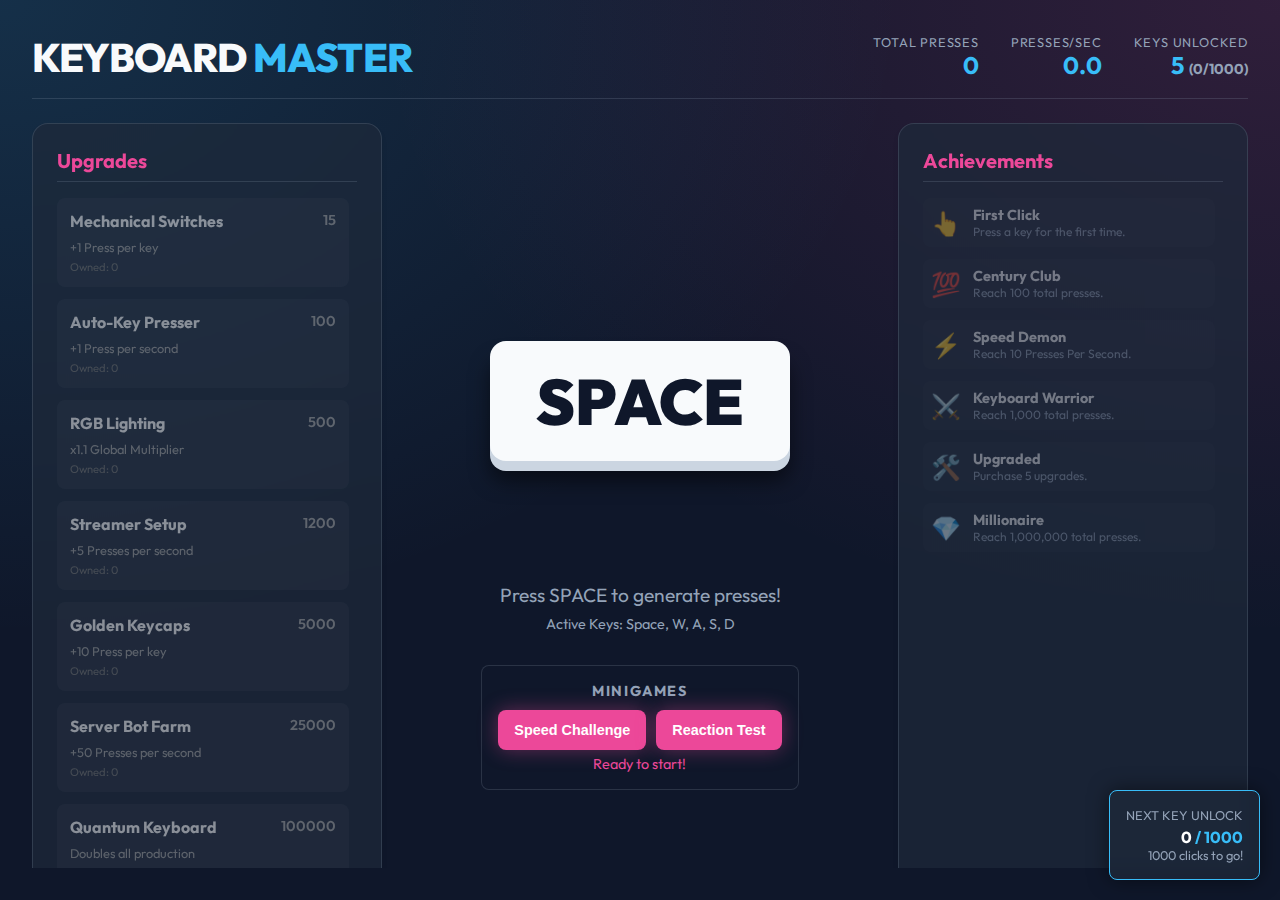
<file: Game/Keyboard_Master/index.html>
<!DOCTYPE html>
<html lang="en">

<head>
    <meta charset="UTF-8" />
    <meta name="viewport" content="width=device-width, initial-scale=1.0" />
    <meta name="description" content="Keyboard Master - A browser-based keyboard clicking game.">
    <title>Keyboard Master</title>
    <link rel="stylesheet" href="style.css" />
    <link rel="preconnect" href="https://fonts.googleapis.com">
    <link rel="preconnect" href="https://fonts.gstatic.com" crossorigin>
    <link href="https://fonts.googleapis.com/css2?family=Outfit:wght@300;400;600;800&display=swap" rel="stylesheet">
</head>

<body>
    <div id="game-container">
        <header>
            <h1>KEYBOARD <span class="highlight">MASTER</span></h1>
            <div id="status-bar">
                <div class="stat-box">
                    <span class="label">Total Presses</span>
                    <span id="total-presses" class="value">0</span>
                </div>
                <div class="stat-box">
                    <span class="label">Presses/Sec</span>
                    <span id="pps" class="value">0.0</span>
                </div>
                <div class="stat-box">
                    <span class="label">Keys Unlocked</span>
                    <span id="keys-unlocked" class="value">1</span>
                </div>
            </div>
        </header>

        <main>
            <div id="left-panel">
                <div class="panel upgrades-panel">
                    <h2>Upgrades</h2>
                    <div id="upgrades-list" class="scroll-list">
                        <!-- Upgrades populated via JS -->
                    </div>
                </div>
            </div>

            <div id="center-panel">
                <div id="key-display">
                    <div class="key massive-key" id="main-key">SPACE</div>
                    <div id="floating-text-container"></div>
                </div>
                <div id="active-minigame" class="hidden">
                    <!-- Minigame UI -->
                </div>



                <p class="instruction">Press <span id="target-key-name">SPACE</span> to generate presses!</p>
                <div id="active-keys-list"
                    style="margin-top:0.5rem; color:var(--text-muted); font-size:0.9rem; text-align:center; max-width:400px; word-wrap:break-word;">
                    Active Keys: Space, W, A, S, D
                </div>

                <div class="minigame-selector-panel">
                    <h3>Minigames</h3>
                    <div style="display:flex; gap:10px; margin-top:10px;">
                        <button id="btn-speed" class="challenge-btn">Speed Challenge</button>
                        <button id="btn-reaction" class="challenge-btn">Reaction Test</button>
                    </div>
                    <div id="minigame-status" style="margin-top:5px; color:var(--secondary-color); font-size:0.9rem;">
                        Ready</div>
                </div>
            </div>

            <div id="right-panel">
                <div class="panel achievements-panel">
                    <h2>Achievements</h2>
                    <div id="achievements-list" class="scroll-list">
                        <!-- Achievements populated via JS -->
                    </div>
                </div>
                <div class="panel leaderboard-panel">
                    <h2>Leaderboard</h2>
                    <div id="leaderboard-list" class="scroll-list">
                        <!-- Leaderboard entries -->
                    </div>
                </div>
            </div>
        </main>

        <div id="minigame-overlay" class="hidden">
            <div class="minigame-content">
                <h2 id="minigame-title">Speed Challenge</h2>
                <p id="minigame-desc">Press as fast as you can!</p>
                <div id="minigame-timer">Time: 10s</div>
                <div id="minigame-score">Score: 0</div>
                <button id="start-minigame-btn">Start</button>
                <div id="minigame-play-area"></div>
            </div>

        </div>

        <div id="corner-counter" class="corner-stat">
            <div class="label">Next Key Unlock</div>
            <div id="corner-progress" style="font-weight:bold; color:var(--accent-color)">0 / 1000</div>
            <div id="corner-remaining" style="font-size:0.8em; color:var(--text-muted)">1000 to go</div>
        </div>

    </div>
    <script src="script.js"></script>
</body>

</html>
</file>
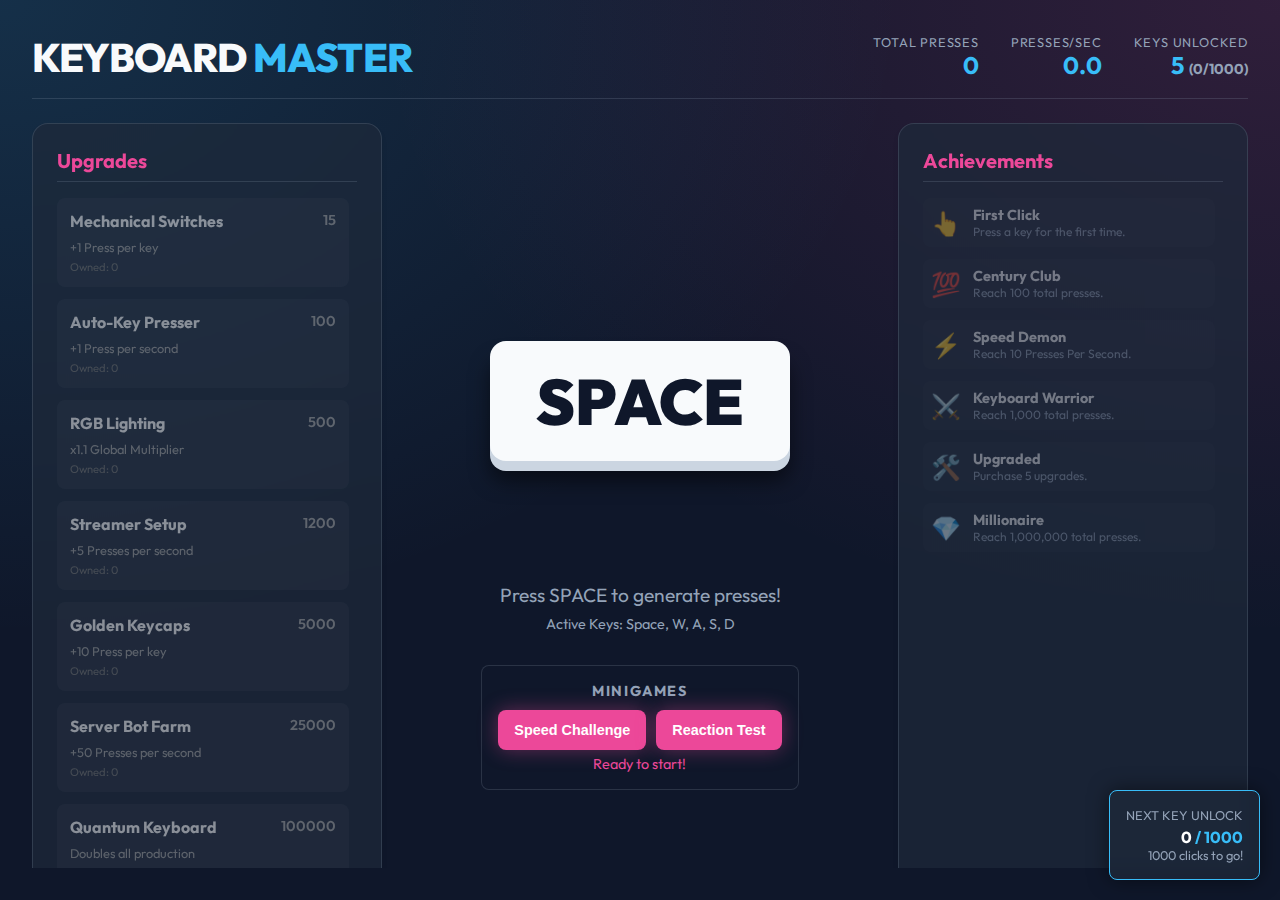
<file: Game/Keyboard_Master/keyboard_master_bundled.html>
<!DOCTYPE html>
<html lang="en">

<head>
    <meta charset="UTF-8" />
    <meta name="viewport" content="width=device-width, initial-scale=1.0" />
    <meta name="description" content="Keyboard Master - A browser-based keyboard clicking game.">
    <title>Keyboard Master (Bundled)</title>
    <link rel="preconnect" href="https://fonts.googleapis.com">
    <link rel="preconnect" href="https://fonts.gstatic.com" crossorigin>
    <link href="https://fonts.googleapis.com/css2?family=Outfit:wght@300;400;600;800&display=swap" rel="stylesheet">
    <style>
        /* CSS CONTENT */
        :root {
            --bg-color: #0f172a;
            --panel-bg: rgba(30, 41, 59, 0.7);
            --accent-color: #38bdf8;
            --secondary-color: #ec4899;
            --text-main: #f8fafc;
            --text-muted: #94a3b8;
            --border-color: rgba(148, 163, 184, 0.2);
            --font-family: 'Outfit', sans-serif;
            --animation-speed: 0.1s;
        }

        * {
            box-sizing: border-box;
            margin: 0;
            padding: 0;
        }

        body {
            font-family: var(--font-family);
            background-color: var(--bg-color);
            color: var(--text-main);
            height: 100vh;
            overflow: hidden;
            display: flex;
            flex-direction: column;
            background-image:
                radial-gradient(at 0% 0%, rgba(56, 189, 248, 0.15) 0px, transparent 50%),
                radial-gradient(at 100% 0%, rgba(236, 72, 153, 0.15) 0px, transparent 50%);
        }

        #game-container {
            display: grid;
            grid-template-rows: auto 1fr;
            height: 100%;
            padding: 2rem;
            gap: 1.5rem;
        }

        header {
            display: flex;
            justify-content: space-between;
            align-items: center;
            padding-bottom: 1rem;
            border-bottom: 1px solid var(--border-color);
        }

        header h1 {
            font-size: 2.5rem;
            font-weight: 800;
            letter-spacing: -0.05rem;
            text-transform: uppercase;
        }

        .highlight {
            color: var(--accent-color);
        }

        #status-bar {
            display: flex;
            gap: 2rem;
        }

        .stat-box {
            display: flex;
            flex-direction: column;
            align-items: flex-end;
        }

        .stat-box .label {
            font-size: 0.8rem;
            color: var(--text-muted);
            text-transform: uppercase;
            letter-spacing: 0.05rem;
        }

        .stat-box .value {
            font-size: 1.5rem;
            font-weight: 700;
            color: var(--accent-color);
        }

        main {
            display: grid;
            grid-template-columns: 350px 1fr 350px;
            gap: 2rem;
            height: 100%;
            overflow: hidden;
        }

        /* Panels */
        .panel {
            background: var(--panel-bg);
            backdrop-filter: blur(12px);
            border: 1px solid var(--border-color);
            border-radius: 1rem;
            padding: 1.5rem;
            height: 100%;
            display: flex;
            flex-direction: column;
            overflow: hidden;
            box-shadow: 0 4px 6px -1px rgba(0, 0, 0, 0.1), 0 2px 4px -1px rgba(0, 0, 0, 0.06);
        }

        .panel h2 {
            font-size: 1.25rem;
            margin-bottom: 1rem;
            border-bottom: 1px solid var(--border-color);
            padding-bottom: 0.5rem;
            color: var(--secondary-color);
        }

        .scroll-list {
            flex: 1;
            overflow-y: auto;
            display: flex;
            flex-direction: column;
            gap: 0.75rem;
            padding-right: 0.5rem;
        }

        .scroll-list::-webkit-scrollbar {
            width: 6px;
        }

        .scroll-list::-webkit-scrollbar-thumb {
            background: var(--border-color);
            border-radius: 3px;
        }

        /* Upgrade Item */
        .upgrade-item {
            background: rgba(255, 255, 255, 0.05);
            border-radius: 0.5rem;
            padding: 0.75rem;
            cursor: pointer;
            transition: all 0.2s ease;
            border: 1px solid transparent;
        }

        .upgrade-item:hover {
            background: rgba(255, 255, 255, 0.1);
            transform: translateY(-2px);
        }

        .upgrade-item.disabled {
            opacity: 0.5;
            cursor: not-allowed;
            filter: grayscale(100%);
        }

        .upgrade-item h3 {
            font-size: 1rem;
            margin-bottom: 0.25rem;
        }

        .upgrade-cost {
            color: var(--accent-color);
            font-weight: 600;
            font-size: 0.9rem;
        }

        .upgrade-desc {
            font-size: 0.8rem;
            color: var(--text-muted);
            margin-top: 0.25rem;
        }

        /* Achievement Item */
        .achievement-item {
            display: flex;
            align-items: center;
            gap: 0.75rem;
            background: rgba(255, 255, 255, 0.03);
            padding: 0.5rem;
            border-radius: 0.5rem;
            opacity: 0.4;
            transition: opacity 0.3s;
        }

        .achievement-item.unlocked {
            opacity: 1;
            background: rgba(56, 189, 248, 0.1);
            border: 1px solid var(--accent-color);
        }

        .achieve-icon {
            font-size: 1.5rem;
        }

        .achieve-info h4 {
            font-size: 0.9rem;
        }

        .achieve-desc {
            font-size: 0.75rem;
            color: var(--text-muted);
        }

        /* Center Panel (Game Area) */
        #center-panel {
            display: flex;
            flex-direction: column;
            justify-content: center;
            align-items: center;
            position: relative;
        }

        #key-display {
            position: relative;
            width: 100%;
            height: 300px;
            display: flex;
            justify-content: center;
            align-items: center;
        }

        .massive-key {
            font-size: 4rem;
            font-weight: 900;
            color: var(--bg-color);
            background: var(--text-main);
            width: 300px;
            height: 120px;
            border-radius: 1rem;
            display: flex;
            justify-content: center;
            align-items: center;
            box-shadow: 0 10px 0 #cbd5e1, 0 20px 20px rgba(0, 0, 0, 0.5);
            transition: transform 0.05s ease, box-shadow 0.05s ease;
            user-select: none;
            cursor: pointer;
            text-shadow: none;
        }

        .massive-key:active,
        .massive-key.pressed {
            transform: translateY(10px);
            box-shadow: 0 0 0 #cbd5e1, 0 0 0 rgba(0, 0, 0, 0);
        }

        .instruction {
            margin-top: 2rem;
            color: var(--text-muted);
            font-size: 1.2rem;
            animation: pulse 2s infinite;
        }

        /* Floating Numbers */
        .floating-text {
            position: absolute;
            color: var(--accent-color);
            font-weight: 800;
            font-size: 1.5rem;
            pointer-events: none;
            animation: floatUp 1s forwards ease-out;
            text-shadow: 0 0 10px var(--accent-color);
        }

        @keyframes floatUp {
            0% {
                opacity: 1;
                transform: translateY(0) scale(1);
            }

            100% {
                opacity: 0;
                transform: translateY(-100px) scale(1.5);
            }
        }

        @keyframes pulse {

            0%,
            100% {
                opacity: 0.6;
            }

            50% {
                opacity: 1;
            }
        }

        /* Minigame Overlay */
        #minigame-overlay {
            position: fixed;
            top: 0;
            left: 0;
            width: 100%;
            height: 100%;
            background: rgba(15, 23, 42, 0.9);
            backdrop-filter: blur(5px);
            z-index: 100;
            display: flex;
            justify-content: center;
            align-items: center;
        }

        #minigame-overlay.hidden {
            display: none;
        }

        .minigame-content {
            background: var(--panel-bg);
            padding: 3rem;
            border-radius: 1rem;
            text-align: center;
            border: 1px solid var(--accent-color);
            box-shadow: 0 0 50px rgba(56, 189, 248, 0.3);
            max-width: 600px;
            width: 90%;
        }

        #start-minigame-btn {
            background: var(--accent-color);
            border: none;
            padding: 1rem 3rem;
            font-size: 1.5rem;
            font-weight: 700;
            color: var(--bg-color);
            border-radius: 0.5rem;
            cursor: pointer;
            margin-top: 2rem;
            transition: transform 0.2s;
        }

        #start-minigame-btn:hover {
            transform: scale(1.05);
        }

        /* Minigame Play Area */
        .rhythm-target {
            width: 60px;
            height: 60px;
            border: 2px solid white;
            border-radius: 50%;
            display: flex;
            justify-content: center;
            align-items: center;
            font-weight: bold;
            margin: 10px;
        }

        .rhythm-target.hit {
            background: var(--accent-color);
            border-color: var(--accent-color);
        }

        .rhythm-target.miss {
            background: red;
            border-color: red;
        }

        .challenge-btn {
            margin-top: 2rem;
            background: var(--secondary-color);
            color: white;
            border: none;
            padding: 1rem 2rem;
            font-size: 1.2rem;
            border-radius: 0.5rem;
            cursor: pointer;
            font-weight: 700;
            transition: all 0.2s;
            box-shadow: 0 0 20px rgba(236, 72, 153, 0.4);
        }

        .challenge-btn:hover:not(:disabled) {
            transform: scale(1.05);
            box-shadow: 0 0 30px rgba(236, 72, 153, 0.6);
        }

        .challenge-btn:disabled {
            opacity: 0.5;
            cursor: not-allowed;
            background: var(--text-muted);
            box-shadow: none;
        }

        .minigame-selector-panel {
            margin-top: 2rem;
            padding: 1rem;
            background: rgba(15, 23, 42, 0.5);
            border: 1px solid var(--border-color);
            border-radius: 0.5rem;
            display: flex;
            flex-direction: column;
            align-items: center;
        }

        .minigame-selector-panel h3 {
            font-size: 0.9rem;
            text-transform: uppercase;
            letter-spacing: 0.1rem;
            color: var(--text-muted);
        }

        .challenge-btn {
            font-size: 0.9rem;
            padding: 0.75rem 1rem;
            margin-top: 0;
        }

        #corner-counter {
            position: fixed;
            bottom: 20px;
            right: 20px;
            background: var(--panel-bg);
            backdrop-filter: blur(10px);
            border: 1px solid var(--accent-color);
            padding: 1rem;
            border-radius: 0.5rem;
            box-shadow: 0 0 20px rgba(0, 0, 0, 0.5);
            font-family: var(--font-family);
            z-index: 50;
            text-align: right;
            min-width: 150px;
        }

        #corner-counter .label {
            font-size: 0.8rem;
            color: var(--text-muted);
            text-transform: uppercase;
            margin-bottom: 0.25rem;
        }
    </style>
</head>

<body>
    <div id="game-container">
        <header>
            <h1>KEYBOARD <span class="highlight">MASTER</span></h1>
            <div id="status-bar">
                <div class="stat-box">
                    <span class="label">Total Presses</span>
                    <span id="total-presses" class="value">0</span>
                </div>
                <div class="stat-box">
                    <span class="label">Presses/Sec</span>
                    <span id="pps" class="value">0.0</span>
                </div>
                <div class="stat-box">
                    <span class="label">Keys Unlocked</span>
                    <span id="keys-unlocked" class="value">1</span>
                </div>
            </div>
        </header>

        <main>
            <div id="left-panel">
                <div class="panel upgrades-panel">
                    <h2>Upgrades</h2>
                    <div id="upgrades-list" class="scroll-list"></div>
                </div>
            </div>

            <div id="center-panel">
                <div id="key-display">
                    <div class="key massive-key" id="main-key">SPACE</div>
                    <div id="floating-text-container"></div>
                </div>
                <div id="active-minigame" class="hidden"></div>

                <p class="instruction">Press <span id="target-key-name">SPACE</span> to generate presses!</p>
                <div id="active-keys-list"
                    style="margin-top:0.5rem; color:var(--text-muted); font-size:0.9rem; text-align:center; max-width:400px; word-wrap:break-word;">
                    Active Keys: Space, W, A, S, D
                </div>

                <div class="minigame-selector-panel">
                    <h3>Minigames</h3>
                    <div style="display:flex; gap:10px; margin-top:10px;">
                        <button id="btn-speed" class="challenge-btn">Speed Challenge</button>
                        <button id="btn-reaction" class="challenge-btn">Reaction Test</button>
                    </div>
                    <div id="minigame-status" style="margin-top:5px; color:var(--secondary-color); font-size:0.9rem;">
                        Ready</div>
                </div>
            </div>

            <div id="right-panel">
                <div class="panel achievements-panel">
                    <h2>Achievements</h2>
                    <div id="achievements-list" class="scroll-list"></div>
                </div>
                <div class="panel leaderboard-panel">
                    <h2>Leaderboard</h2>
                    <div id="leaderboard-list" class="scroll-list"></div>
                </div>
            </div>
        </main>

        <div id="minigame-overlay" class="hidden">
            <div class="minigame-content">
                <h2 id="minigame-title">Speed Challenge</h2>
                <p id="minigame-desc">Press as fast as you can!</p>
                <div id="minigame-timer">Time: 10s</div>
                <div id="minigame-score">Score: 0</div>
                <button id="start-minigame-btn">Start</button>
                <div id="minigame-play-area"></div>
            </div>
        </div>

        <div id="corner-counter" class="corner-stat">
            <div class="label">Next Key Unlock</div>
            <div id="corner-progress" style="font-weight:bold; color:var(--accent-color)">0 / 1000</div>
            <div id="corner-remaining" style="font-size:0.8em; color:var(--text-muted)">1000 to go</div>
        </div>

    </div>

    <script>
        // JS CONTENT
        const UPGRADES = [
            {
                id: 'mechanical_switch',
                name: 'Mechanical Switches',
                baseCost: 15,
                multiplier: 0,
                bonus: 1,
                desc: '+1 Press per key',
                type: 'click',
                costFactor: 1.5
            },
            {
                id: 'auto_clicker',
                name: 'Auto-Key Presser',
                baseCost: 100,
                multiplier: 0,
                bonus: 1,
                desc: '+1 Press per second',
                type: 'auto',
                costFactor: 1.2
            },
            {
                id: 'rgb_lighting',
                name: 'RGB Lighting',
                baseCost: 500,
                multiplier: 1.1,
                bonus: 0,
                desc: 'x1.1 Global Multiplier',
                type: 'global_mult',
                costFactor: 2.0
            },
            {
                id: 'streamer_setup',
                name: 'Streamer Setup',
                baseCost: 1200,
                multiplier: 0,
                bonus: 5,
                desc: '+5 Presses per second',
                type: 'auto',
                costFactor: 1.3
            },
            {
                id: 'golden_caps',
                name: 'Golden Keycaps',
                baseCost: 5000,
                multiplier: 0,
                bonus: 10,
                desc: '+10 Press per key',
                type: 'click',
                costFactor: 1.4
            },
            {
                id: 'server_bot',
                name: 'Server Bot Farm',
                baseCost: 25000,
                multiplier: 0,
                bonus: 50,
                desc: '+50 Presses per second',
                type: 'auto',
                costFactor: 1.5
            },
            {
                id: 'quantum_keyboard',
                name: 'Quantum Keyboard',
                baseCost: 100000,
                multiplier: 2.0,
                bonus: 0,
                desc: 'Doubles all production',
                type: 'global_mult',
                costFactor: 5.0
            }
        ];

        const ACHIEVEMENTS = [
            {
                id: 'start',
                name: 'First Click',
                desc: 'Press a key for the first time.',
                condition: (game) => game.stats.totalPresses >= 1,
                icon: '👆'
            },
            {
                id: 'hundred',
                name: 'Century Club',
                desc: 'Reach 100 total presses.',
                condition: (game) => game.stats.totalPresses >= 100,
                icon: '💯'
            },
            {
                id: 'speed_demon',
                name: 'Speed Demon',
                desc: 'Reach 10 Presses Per Second.',
                condition: (game) => game.stats.currentPPS >= 10,
                icon: '⚡'
            },
            {
                id: 'keyboard_warrior',
                name: 'Keyboard Warrior',
                desc: 'Reach 1,000 total presses.',
                condition: (game) => game.stats.totalPresses >= 1000,
                icon: '⚔️'
            },
            {
                id: 'upgrade_master',
                name: 'Upgraded',
                desc: 'Purchase 5 upgrades.',
                condition: (game) => game.state.upgradesOwned.reduce((a, b) => a + b.count, 0) >= 5,
                icon: '🛠️'
            },
            {
                id: 'millionaire',
                name: 'Millionaire',
                desc: 'Reach 1,000,000 total presses.',
                condition: (game) => game.stats.totalPresses >= 1000000,
                icon: '💎'
            }
        ];

        const MOCK_LEADERBOARD = [
            { name: 'KeyboardKing', score: 5000000 },
            { name: 'ClickMaster99', score: 2500000 },
            { name: 'WASD_Warrior', score: 1000000 },
            { name: 'SpaceBar_Smasher', score: 750000 },
            { name: 'NoLife', score: 500000 }
        ];

        const UNLOCK_ORDER = ['q', 'e', 'r', 't', 'y', 'u', 'i', 'o', 'p', 'f', 'g', 'h', 'j', 'k', 'l', 'z', 'x', 'c', 'v', 'b', 'n', 'm'];

        class Game {
            constructor() {
                this.state = {
                    presses: 0,
                    lifetimePresses: 0,
                    manualPresses: 0,
                    pps: 0,
                    clickValue: 1,
                    multiplier: 1.0,
                    startTime: Date.now(),
                    upgradesOwned: UPGRADES.map(u => ({ id: u.id, count: 0 })),
                    achievementsUnlocked: [],
                    unlockedKeys: [' ', 'w', 'a', 's', 'd']
                };

                this.stats = {
                    totalPresses: 0,
                    currentPPS: 0,
                    maxPPS: 0
                };

                this.load();
            }

            pressKey(amount) {
                if (amount === undefined) amount = this.calculateClickValue();

                this.state.presses += amount;
                this.state.lifetimePresses += amount;
                this.stats.totalPresses = this.state.lifetimePresses;
                return amount;
            }

            handleManualPress() {
                this.state.manualPresses++;

                const nextUnlockIndex = this.state.unlockedKeys.length - 5;
                const nextMilestone = (nextUnlockIndex + 1) * 1000;

                if (this.state.manualPresses >= nextMilestone && nextUnlockIndex < UNLOCK_ORDER.length) {
                    const newKey = UNLOCK_ORDER[nextUnlockIndex];
                    this.state.unlockedKeys.push(newKey);

                    alert(`UNLOCKED NEW KEY: ${newKey.toUpperCase()}! Base Click Value Increased +1`);

                    this.recalcStats();
                }

                const value = this.calculateClickValue();
                this.pressKey(value);
                return value;
            }

            isKeyUnlocked(key) {
                return this.state.unlockedKeys.includes(key.toLowerCase());
            }

            calculateClickValue() {
                let base = 1 + (this.state.unlockedKeys.length - 5);
                this.state.upgradesOwned.forEach(owned => {
                    const upgrade = UPGRADES.find(u => u.id === owned.id);
                    if (upgrade.type === 'click') {
                        base += upgrade.bonus * owned.count;
                    }
                });
                return base * this.calculateMultiplier();
            }

            calculatePPS() {
                let pps = 0;
                this.state.upgradesOwned.forEach(owned => {
                    const upgrade = UPGRADES.find(u => u.id === owned.id);
                    if (upgrade.type === 'auto') {
                        pps += upgrade.bonus * owned.count;
                    }
                });
                return pps * this.calculateMultiplier();
            }

            calculateMultiplier() {
                let mult = 1.0;
                this.state.upgradesOwned.forEach(owned => {
                    const upgrade = UPGRADES.find(u => u.id === owned.id);
                    if (upgrade.type === 'global_mult' && owned.count > 0) {
                        mult *= Math.pow(upgrade.multiplier, owned.count);
                    }
                });
                return mult;
            }

            buyUpgrade(upgradeId) {
                const upgrade = UPGRADES.find(u => u.id === upgradeId);
                const owned = this.state.upgradesOwned.find(u => u.id === upgradeId);

                const cost = Math.floor(upgrade.baseCost * Math.pow(upgrade.costFactor, owned.count));

                if (this.state.presses >= cost) {
                    this.state.presses -= cost;
                    owned.count++;
                    this.recalcStats();
                    return true;
                }
                return false;
            }

            getUpgradeCost(upgradeId) {
                const upgrade = UPGRADES.find(u => u.id === upgradeId);
                const owned = this.state.upgradesOwned.find(u => u.id === upgradeId);
                return Math.floor(upgrade.baseCost * Math.pow(upgrade.costFactor, owned.count));
            }

            recalcStats() {
                this.state.clickValue = this.calculateClickValue();
                this.state.pps = this.calculatePPS();
            }

            tick(dt) {
                const pps = this.state.pps;
                if (pps > 0) {
                    const amount = pps * (dt / 1000);
                    this.state.presses += amount;
                    this.state.lifetimePresses += amount;
                    this.stats.totalPresses = Math.floor(this.state.lifetimePresses);
                }
                this.stats.currentPPS = pps;
            }

            save() {
                localStorage.setItem('kb_master_save', JSON.stringify({
                    state: this.state,
                    stats: this.stats
                }));
            }

            load() {
                const saved = localStorage.getItem('kb_master_save');
                if (saved) {
                    try {
                        const parsed = JSON.parse(saved);
                        this.state = {
                            ...this.state,
                            ...parsed.state,
                            manualPresses: parsed.state.manualPresses || 0,
                            unlockedKeys: parsed.state.unlockedKeys || [' ', 'w', 'a', 's', 'd']
                        };
                        this.stats = { ...this.stats, ...parsed.stats };
                        this.recalcStats();
                    } catch (e) {
                        console.error('Save file corrupted', e);
                    }
                }
            }

            reset() {
                localStorage.removeItem('kb_master_save');
                location.reload();
            }
        }

        class MinigameSystem {
            constructor(gameInstance, uiCallback) {
                this.game = gameInstance;
                this.uiCallback = uiCallback;
                this.active = false;
                this.currentMinigame = null;
                this.timer = null;
                this.score = 0;
                this.lastPlayed = 0;
                this.cooldown = 15000;
            }

            startMinigame(type) {
                const now = Date.now();
                if (this.active || now - this.lastPlayed < this.cooldown) {
                    return false;
                }

                if (type === 'speed') {
                    this.currentMinigame = {
                        name: 'Speed Challenge',
                        desc: 'Press SPACE as fast as you can!',
                        duration: 10,
                        timeLeft: 10,
                        targetKey: ' ',
                        score: 0,
                        onPress: () => {
                            this.score++;
                            this.game.pressKey(this.game.calculateClickValue());
                        },
                        onEnd: () => {
                            const reward = this.score * 10;
                            this.game.pressKey(reward);
                            alert(`Speed Challenge Complete!\nScore: ${this.score}\nReward: +${reward} presses`);
                        }
                    };
                } else if (type === 'reaction') {
                    this.currentMinigame = {
                        name: 'Reaction Test',
                        desc: 'Press the highlighted key efficiently!',
                        duration: 15,
                        timeLeft: 15,
                        targetKey: null,
                        score: 0,
                        onStart: () => {
                            this.nextReactionKey();
                        },
                        onPress: (key) => {
                            if (key.toLowerCase() === this.currentMinigame.targetKey) {
                                this.score++;
                                this.game.pressKey(this.game.calculateClickValue() * 2);
                                this.nextReactionKey();
                                return true;
                            }
                            return false;
                        },
                        onEnd: () => {
                            const reward = this.score * 25;
                            this.game.pressKey(reward);
                            alert(`Reaction Test Complete!\nScore: ${this.score}\nReward: +${reward} presses`);
                        }
                    };
                }

                this.uiCallback('ready', this.currentMinigame);
            }

            nextReactionKey() {
                if (!this.currentMinigame) return;
                const keys = this.game.state.unlockedKeys;
                const randomKey = keys[Math.floor(Math.random() * keys.length)];
                this.currentMinigame.targetKey = randomKey;
                this.uiCallback('update_instruction', `Press: ${randomKey === ' ' ? 'SPACE' : randomKey.toUpperCase()}`);
            }

            confirmStart() {
                if (!this.currentMinigame) return;
                this.active = true;
                this.score = 0;

                if (this.currentMinigame.onStart) this.currentMinigame.onStart();

                this.uiCallback('start', this.currentMinigame);
                this.timer = setInterval(() => this.tick(), 100);
            }

            tick() {
                if (!this.active || !this.currentMinigame) return;

                this.currentMinigame.timeLeft -= 0.1;
                this.uiCallback('update', {
                    time: this.currentMinigame.timeLeft,
                    score: this.score
                });

                if (this.currentMinigame.timeLeft <= 0) {
                    this.endMinigame();
                }
            }

            handleInput(key) {
                if (!this.active) return false;

                if (this.currentMinigame.name === 'Speed Challenge' && key === ' ') {
                    this.currentMinigame.onPress();
                    this.uiCallback('update', {
                        time: this.currentMinigame.timeLeft,
                        score: this.score
                    });
                    return true;
                } else if (this.currentMinigame.name === 'Reaction Test') {
                    if (this.currentMinigame.onPress(key)) {
                        this.uiCallback('update', {
                            time: this.currentMinigame.timeLeft,
                            score: this.score
                        });
                        return true;
                    }
                }
                return false;
            }

            endMinigame() {
                clearInterval(this.timer);
                if (this.currentMinigame && this.currentMinigame.onEnd) {
                    this.currentMinigame.onEnd();
                }
                this.active = false;
                this.currentMinigame = null;
                this.lastPlayed = Date.now();
                this.uiCallback('end');
            }
        }

        const game = new Game();
        const minigameSystem = new MinigameSystem(game, updateMinigameUI);

        const ui = {
            totalPresses: document.getElementById('total-presses'),
            pps: document.getElementById('pps'),
            keysUnlocked: document.getElementById('keys-unlocked'),
            upgradesList: document.getElementById('upgrades-list'),
            achievementsList: document.getElementById('achievements-list'),
            leaderboardList: document.getElementById('leaderboard-list'),
            mainKey: document.getElementById('main-key'),
            floatingTextContainer: document.getElementById('floating-text-container'),
            minigameOverlay: document.getElementById('minigame-overlay'),
            minigameTitle: document.getElementById('minigame-title'),
            minigameDesc: document.getElementById('minigame-desc'),
            minigameTimer: document.getElementById('minigame-timer'),
            minigameScore: document.getElementById('minigame-score'),
            startMinigameBtn: document.getElementById('start-minigame-btn'),
            btnSpeed: document.getElementById('btn-speed'),
            btnReaction: document.getElementById('btn-reaction'),
            statusText: document.getElementById('minigame-status'),
            activeKeysList: document.getElementById('active-keys-list'),
            cornerProgress: document.getElementById('corner-progress'),
            cornerRemaining: document.getElementById('corner-remaining'),
            modal: null
        };

        let lastTime = 0;

        function init() {
            console.log('Initializing Keyboard Master...');
            renderUpgrades();
            renderAchievements();
            renderLeaderboard();
            updateUI();

            ui.btnSpeed.addEventListener('click', () => {
                try { minigameSystem.startMinigame('speed'); } catch (e) { console.error(e); }
            });

            ui.btnReaction.addEventListener('click', () => {
                try { minigameSystem.startMinigame('reaction'); } catch (e) { console.error(e); }
            });

            requestAnimationFrame(gameLoop);
            setInterval(() => game.save(), 30000);
        }

        function gameLoop(timestamp) {
            const dt = timestamp - lastTime;
            lastTime = timestamp;

            game.tick(dt);
            minigameSystem.tick(dt);

            updateUI();
            checkAchievements();

            requestAnimationFrame(gameLoop);
        }

        function updateUI() {
            if (!ui.totalPresses) return;
            ui.totalPresses.innerText = Math.floor(game.state.presses).toLocaleString();
            ui.pps.innerText = game.stats.currentPPS.toFixed(1);

            const nextUnlockIndex = game.state.unlockedKeys.length - 5;
            const nextMilestone = (nextUnlockIndex + 1) * 1000;

            if (nextUnlockIndex < UNLOCK_ORDER.length) {
                ui.keysUnlocked.innerHTML = `${game.state.unlockedKeys.length} <span style="font-size:0.6em; color:var(--text-muted)">(${game.state.manualPresses}/${nextMilestone})</span>`;
            } else {
                ui.keysUnlocked.innerHTML = `${game.state.unlockedKeys.length} <span style="font-size:0.6em; color:var(--accent-color)">(MAX)</span>`;
            }

            if (ui.activeKeysList) {
                ui.activeKeysList.innerText = "Active Keys: " + game.state.unlockedKeys.map(k => k === ' ' ? 'Space' : k.toUpperCase()).join(', ');
            }

            updateUpgradeAvailability();
            updateChallengeButton();
            updateCornerCounter();
        }

        function updateCornerCounter() {
            if (!ui.cornerProgress) return;

            const nextUnlockIndex = game.state.unlockedKeys.length - 5;
            const nextMilestone = (nextUnlockIndex + 1) * 1000;

            if (nextUnlockIndex < UNLOCK_ORDER.length) {
                ui.cornerProgress.innerHTML = `<span style="color:white">${game.state.manualPresses}</span> / ${nextMilestone}`;
                ui.cornerRemaining.innerText = `${nextMilestone - game.state.manualPresses} clicks to go!`;
            } else {
                ui.cornerProgress.innerText = "ALL UNLOCKED";
                ui.cornerRemaining.innerText = "You are a Keyboard Master!";
            }
        }

        function updateChallengeButton() {
            const now = Date.now();
            const timeLeft = Math.max(0, (minigameSystem.lastPlayed + minigameSystem.cooldown) - now);

            if (minigameSystem.active) {
                ui.statusText.innerText = "Challenge In Progress...";
                ui.btnSpeed.disabled = true;
                ui.btnReaction.disabled = true;
            } else if (timeLeft > 0) {
                ui.statusText.innerText = `Cooldown: ${(timeLeft / 1000).toFixed(1)}s`;
                ui.btnSpeed.disabled = true;
                ui.btnReaction.disabled = true;
            } else {
                ui.statusText.innerText = "Ready to start!";
                ui.btnSpeed.disabled = false;
                ui.btnReaction.disabled = false;
            }
        }

        function updateUpgradeAvailability() {
            if (!ui.upgradesList) return;
            const items = document.querySelectorAll('.upgrade-item');
            items.forEach(item => {
                const cost = parseInt(item.dataset.cost);
                if (game.state.presses >= cost) {
                    item.classList.remove('disabled');
                } else {
                    item.classList.add('disabled');
                }
            });
        }

        document.addEventListener('keydown', (e) => {
            if (e.repeat) return;

            const key = e.key;

            if (minigameSystem.active) {
                if (minigameSystem.handleInput(key)) {
                    spawnFloatingText(key, '+1', true);
                    animateKey(key);
                }
                return;
            }

            if (game.isKeyUnlocked(key)) {
                const value = game.handleManualPress();
                spawnFloatingText(key, `+${value.toFixed(1)}`);
                animateKey(key);
                playClickSound();
                updateUI();
            }
        });

        function spawnFloatingText(key, text, isMinigame = false) {
            const el = document.createElement('div');
            el.className = 'floating-text';
            el.innerText = text;

            const rect = ui.mainKey.getBoundingClientRect();
            const x = Math.random() * 100 - 50;
            const y = Math.random() * 20 - 10;

            el.style.left = `calc(50% + ${x}px)`;
            el.style.top = `calc(50% + ${y}px)`;

            if (isMinigame) el.style.color = '#ec4899';

            ui.floatingTextContainer.appendChild(el);

            setTimeout(() => el.remove(), 1000);
        }

        function animateKey(key) {
            ui.mainKey.classList.add('pressed');
            setTimeout(() => ui.mainKey.classList.remove('pressed'), 50);
        }

        function playClickSound() {
            try {
                const AudioContext = window.AudioContext || window.webkitAudioContext;
                if (!AudioContext) return;

                const ctx = new AudioContext();

                if (ctx.state === 'suspended') {
                    ctx.resume().catch(e => console.error(e));
                }

                const osc = ctx.createOscillator();
                const gain = ctx.createGain();

                osc.type = 'sine';
                osc.frequency.setValueAtTime(800 + Math.random() * 200, ctx.currentTime);
                osc.frequency.exponentialRampToValueAtTime(400, ctx.currentTime + 0.1);

                gain.gain.setValueAtTime(0.1, ctx.currentTime);
                gain.gain.exponentialRampToValueAtTime(0.01, ctx.currentTime + 0.1);

                osc.connect(gain);
                gain.connect(ctx.destination);
                osc.start();
                osc.stop(ctx.currentTime + 0.1);
            } catch (e) {
                console.warn('Audio error:', e);
            }
        }

        function renderUpgrades() {
            ui.upgradesList.innerHTML = UPGRADES.map(u => {
                const cost = u.baseCost;
                return `
      <div class="upgrade-item disabled" data-id="${u.id}" data-cost="${cost}">
        <div style="display:flex; justify-content:space-between;">
          <h3>${u.name}</h3>
          <span class="upgrade-cost" id="cost-${u.id}">${cost}</span>
        </div>
        <p class="upgrade-desc">${u.desc}</p>
        <div style="font-size:0.7em; margin-top:5px; color:#64748b">Owned: <span id="count-${u.id}">0</span></div>
      </div>
    `;
            }).join('');

            document.querySelectorAll('.upgrade-item').forEach(item => {
                item.addEventListener('click', () => {
                    const id = item.dataset.id;
                    if (game.buyUpgrade(id)) {
                        const nextCost = game.getUpgradeCost(id);
                        const ownedCount = game.state.upgradesOwned.find(u => u.id === id).count;
                        document.getElementById(`cost-${id}`).innerText = nextCost;
                        document.getElementById(`count-${id}`).innerText = ownedCount;
                        item.dataset.cost = nextCost;
                        updateUI();
                    }
                });
            });
        }

        function renderAchievements() {
            ui.achievementsList.innerHTML = ACHIEVEMENTS.map(a => `
     <div class="achievement-item" id="achieve-${a.id}">
       <div class="achieve-icon">${a.icon}</div>
       <div class="achieve-info">
         <h4>${a.name}</h4>
         <p class="achieve-desc">${a.desc}</p>
       </div>
     </div>
  `).join('');
        }

        function checkAchievements() {
            ACHIEVEMENTS.forEach(a => {
                if (!game.state.achievementsUnlocked.includes(a.id)) {
                    if (a.condition(game)) {
                        game.state.achievementsUnlocked.push(a.id);
                        unlockAchievementUI(a.id);
                    }
                } else {
                    const el = document.getElementById(`achieve-${a.id}`);
                    if (el && !el.classList.contains('unlocked')) el.classList.add('unlocked');
                }
            });
        }

        function unlockAchievementUI(id) {
            const el = document.getElementById(`achieve-${id}`);
            if (el) {
                el.classList.add('unlocked');
            }
        }

        function renderLeaderboard() {
            const sorted = MOCK_LEADERBOARD.sort((a, b) => b.score - a.score);
            ui.leaderboardList.innerHTML = sorted.map((entry, index) => `
    <div style="padding: 0.5rem; border-bottom: 1px solid rgba(255,255,255,0.05); display: flex; justify-content: space-between;">
      <span>#${index + 1} ${entry.name}</span>
      <span style="color:var(--accent-color)">${entry.score.toLocaleString()}</span>
    </div>
  `).join('');
        }

        function updateMinigameUI(action, data) {
            if (action === 'ready') {
                ui.minigameOverlay.classList.remove('hidden');
                ui.minigameTitle.innerText = data.name;
                ui.minigameDesc.innerText = data.desc;
                ui.minigameTimer.innerText = `Time: ${data.duration}s`;
                ui.minigameScore.innerText = `Score: 0`;
                ui.startMinigameBtn.classList.remove('hidden');
                ui.startMinigameBtn.onclick = () => {
                    minigameSystem.confirmStart();
                    ui.startMinigameBtn.classList.add('hidden');
                };
            } else if (action === 'start') {
                // Game active
            } else if (action === 'update') {
                ui.minigameTimer.innerText = `Time: ${Math.max(0, data.time).toFixed(1)}s`;
                ui.minigameScore.innerText = `Score: ${data.score}`;
            } else if (action === 'update_instruction') {
                ui.minigameDesc.innerText = data;
                ui.minigameDesc.style.color = '#ec4899';
                ui.minigameDesc.style.fontWeight = 'bold';
                ui.minigameDesc.style.fontSize = '1.5em';
            } else if (action === 'end') {
                setTimeout(() => {
                    ui.minigameOverlay.classList.add('hidden');
                }, 1000);
            }
        }

        window.addEventListener('load', init);
    </script>
</body>

</html>
</file>
<file: Game/Keyboard_Master/style.css>
:root {
  --bg-color: #0f172a;
  --panel-bg: rgba(30, 41, 59, 0.7);
  --accent-color: #38bdf8;
  --secondary-color: #ec4899;
  --text-main: #f8fafc;
  --text-muted: #94a3b8;
  --border-color: rgba(148, 163, 184, 0.2);
  --font-family: 'Outfit', sans-serif;
  --animation-speed: 0.1s;
}

* {
  box-sizing: border-box;
  margin: 0;
  padding: 0;
}

body {
  font-family: var(--font-family);
  background-color: var(--bg-color);
  color: var(--text-main);
  height: 100vh;
  overflow: hidden;
  display: flex;
  flex-direction: column;
  background-image: 
    radial-gradient(at 0% 0%, rgba(56, 189, 248, 0.15) 0px, transparent 50%),
    radial-gradient(at 100% 0%, rgba(236, 72, 153, 0.15) 0px, transparent 50%);
}

#game-container {
  display: grid;
  grid-template-rows: auto 1fr;
  height: 100%;
  padding: 2rem;
  gap: 1.5rem;
}

header {
  display: flex;
  justify-content: space-between;
  align-items: center;
  padding-bottom: 1rem;
  border-bottom: 1px solid var(--border-color);
}

header h1 {
  font-size: 2.5rem;
  font-weight: 800;
  letter-spacing: -0.05rem;
  text-transform: uppercase;
}

.highlight {
  color: var(--accent-color);
}

#status-bar {
  display: flex;
  gap: 2rem;
}

.stat-box {
  display: flex;
  flex-direction: column;
  align-items: flex-end;
}

.stat-box .label {
  font-size: 0.8rem;
  color: var(--text-muted);
  text-transform: uppercase;
  letter-spacing: 0.05rem;
}

.stat-box .value {
  font-size: 1.5rem;
  font-weight: 700;
  color: var(--accent-color);
}

main {
  display: grid;
  grid-template-columns: 350px 1fr 350px;
  gap: 2rem;
  height: 100%;
  overflow: hidden;
}

/* Panels */
.panel {
  background: var(--panel-bg);
  backdrop-filter: blur(12px);
  border: 1px solid var(--border-color);
  border-radius: 1rem;
  padding: 1.5rem;
  height: 100%;
  display: flex;
  flex-direction: column;
  overflow: hidden;
  box-shadow: 0 4px 6px -1px rgba(0, 0, 0, 0.1), 0 2px 4px -1px rgba(0, 0, 0, 0.06);
}

.panel h2 {
  font-size: 1.25rem;
  margin-bottom: 1rem;
  border-bottom: 1px solid var(--border-color);
  padding-bottom: 0.5rem;
  color: var(--secondary-color);
}

.scroll-list {
  flex: 1;
  overflow-y: auto;
  display: flex;
  flex-direction: column;
  gap: 0.75rem;
  padding-right: 0.5rem;
}
.scroll-list::-webkit-scrollbar {
  width: 6px;
}
.scroll-list::-webkit-scrollbar-thumb {
  background: var(--border-color);
  border-radius: 3px;
}

/* Upgrade Item */
.upgrade-item {
  background: rgba(255, 255, 255, 0.05);
  border-radius: 0.5rem;
  padding: 0.75rem;
  cursor: pointer;
  transition: all 0.2s ease;
  border: 1px solid transparent;
}
.upgrade-item:hover {
  background: rgba(255, 255, 255, 0.1);
  transform: translateY(-2px);
}
.upgrade-item.disabled {
  opacity: 0.5;
  cursor: not-allowed;
  filter: grayscale(100%);
}
.upgrade-item h3 {
  font-size: 1rem;
  margin-bottom: 0.25rem;
}
.upgrade-cost {
  color: var(--accent-color);
  font-weight: 600;
  font-size: 0.9rem;
}
.upgrade-desc {
  font-size: 0.8rem;
  color: var(--text-muted);
  margin-top: 0.25rem;
}

/* Achievement Item */
.achievement-item {
  display: flex;
  align-items: center;
  gap: 0.75rem;
  background: rgba(255, 255, 255, 0.03);
  padding: 0.5rem;
  border-radius: 0.5rem;
  opacity: 0.4;
  transition: opacity 0.3s;
}
.achievement-item.unlocked {
  opacity: 1;
  background: rgba(56, 189, 248, 0.1);
  border: 1px solid var(--accent-color);
}
.achieve-icon {
  font-size: 1.5rem;
}
.achieve-info h4 {
  font-size: 0.9rem;
}
.achieve-desc {
  font-size: 0.75rem;
  color: var(--text-muted);
}

/* Center Panel (Game Area) */
#center-panel {
  display: flex;
  flex-direction: column;
  justify-content: center;
  align-items: center;
  position: relative;
}

#key-display {
  position: relative;
  width: 100%;
  height: 300px;
  display: flex;
  justify-content: center;
  align-items: center;
}

.massive-key {
  font-size: 4rem;
  font-weight: 900;
  color: var(--bg-color);
  background: var(--text-main);
  width: 300px;
  height: 120px;
  border-radius: 1rem;
  display: flex;
  justify-content: center;
  align-items: center;
  box-shadow: 0 10px 0 #cbd5e1, 0 20px 20px rgba(0,0,0,0.5);
  transition: transform 0.05s ease, box-shadow 0.05s ease;
  user-select: none;
  cursor: pointer;
  text-shadow: none;
}
.massive-key:active, .massive-key.pressed {
  transform: translateY(10px);
  box-shadow: 0 0 0 #cbd5e1, 0 0 0 rgba(0,0,0,0);
}

.instruction {
  margin-top: 2rem;
  color: var(--text-muted);
  font-size: 1.2rem;
  animation: pulse 2s infinite;
}

/* Floating Numbers */
.floating-text {
  position: absolute;
  color: var(--accent-color);
  font-weight: 800;
  font-size: 1.5rem;
  pointer-events: none;
  animation: floatUp 1s forwards ease-out;
  text-shadow: 0 0 10px var(--accent-color);
}

@keyframes floatUp {
  0% { opacity: 1; transform: translateY(0) scale(1); }
  100% { opacity: 0; transform: translateY(-100px) scale(1.5); }
}

@keyframes pulse {
  0%, 100% { opacity: 0.6; }
  50% { opacity: 1; }
}

/* Minigame Overlay */
#minigame-overlay {
  position: fixed;
  top: 0; left: 0; width: 100%; height: 100%;
  background: rgba(15, 23, 42, 0.9);
  backdrop-filter: blur(5px);
  z-index: 100;
  display: flex;
  justify-content: center;
  align-items: center;
}
#minigame-overlay.hidden {
  display: none;
}
.minigame-content {
  background: var(--panel-bg);
  padding: 3rem;
  border-radius: 1rem;
  text-align: center;
  border: 1px solid var(--accent-color);
  box-shadow: 0 0 50px rgba(56, 189, 248, 0.3);
  max-width: 600px;
  width: 90%;
}
#start-minigame-btn {
  background: var(--accent-color);
  border: none;
  padding: 1rem 3rem;
  font-size: 1.5rem;
  font-weight: 700;
  color: var(--bg-color);
  border-radius: 0.5rem;
  cursor: pointer;
  margin-top: 2rem;
  transition: transform 0.2s;
}
#start-minigame-btn:hover {
  transform: scale(1.05);
}

/* Minigame Play Area */
.rhythm-target {
  width: 60px; height: 60px;
  border: 2px solid white;
  border-radius: 50%;
  display: flex; justify-content: center; align-items: center;
  font-weight: bold;
  margin: 10px;
}
.rhythm-target.hit {
  background: var(--accent-color);
  border-color: var(--accent-color);
}
.rhythm-target.miss {
  background: red;
  border-color: red;
}
.challenge-btn { margin-top: 2rem; background: var(--secondary-color); color: white; border: none; padding: 1rem 2rem; font-size: 1.2rem; border-radius: 0.5rem; cursor: pointer; font-weight: 700; transition: all 0.2s; box-shadow: 0 0 20px rgba(236, 72, 153, 0.4); } .challenge-btn:hover:not(:disabled) { transform: scale(1.05); box-shadow: 0 0 30px rgba(236, 72, 153, 0.6); } .challenge-btn:disabled { opacity: 0.5; cursor: not-allowed; background: var(--text-muted); box-shadow: none; }
.minigame-selector-panel { margin-top: 2rem; padding: 1rem; background: rgba(15, 23, 42, 0.5); border: 1px solid var(--border-color); border-radius: 0.5rem; display: flex; flex-direction: column; align-items: center; } .minigame-selector-panel h3 { font-size: 0.9rem; text-transform: uppercase; letter-spacing: 0.1rem; color: var(--text-muted); } .challenge-btn { font-size: 0.9rem; padding: 0.75rem 1rem; margin-top: 0; }
#corner-counter { position: fixed; bottom: 20px; right: 20px; background: var(--panel-bg); backdrop-filter: blur(10px); border: 1px solid var(--accent-color); padding: 1rem; border-radius: 0.5rem; box-shadow: 0 0 20px rgba(0,0,0,0.5); font-family: var(--font-family); z-index: 50; text-align: right; min-width: 150px; } #corner-counter .label { font-size: 0.8rem; color: var(--text-muted); text-transform: uppercase; margin-bottom: 0.25rem; }
</file>
